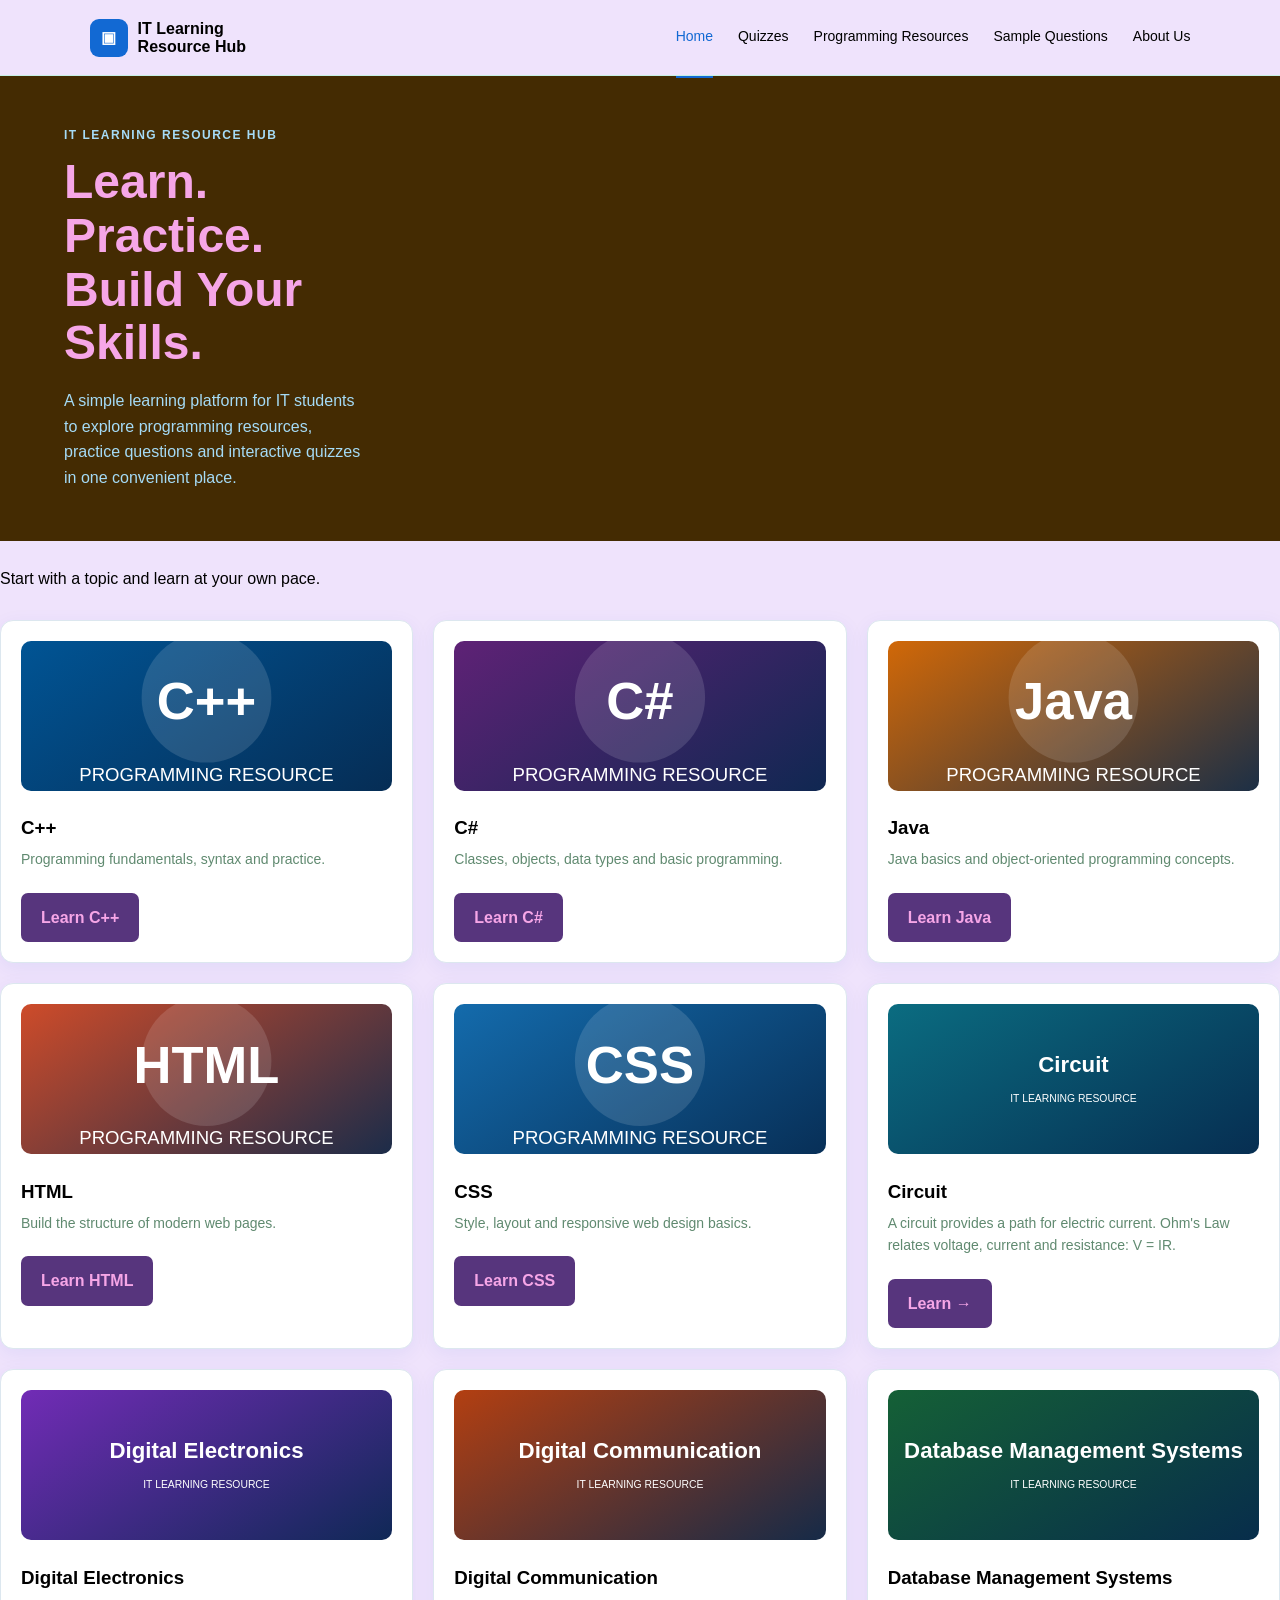
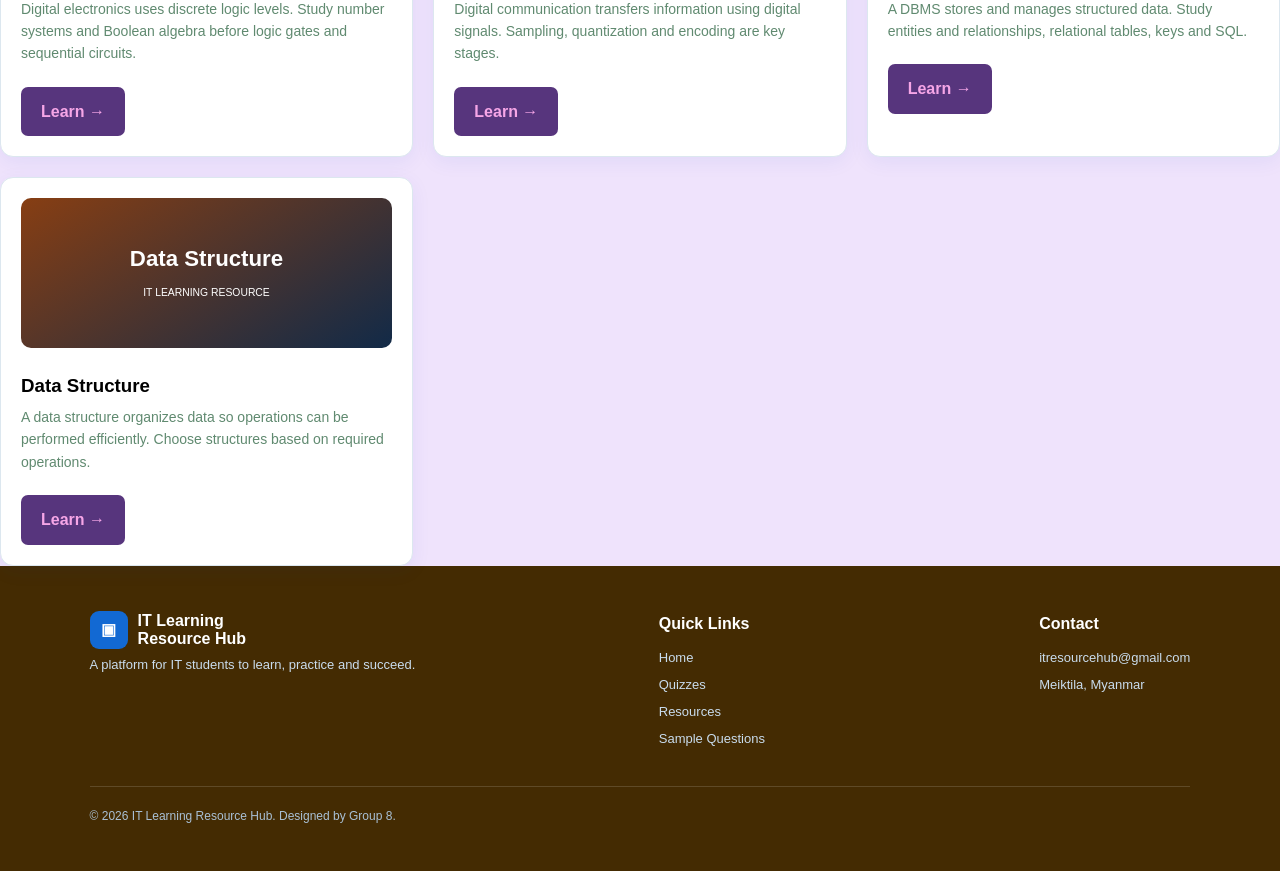
<file: index.html>
<!doctype html>
<html lang="en">

<head>
    <meta charset="UTF-8">
    <meta name="viewport" content="width=device-width,initial-scale=1">
    <title>IT Learning Resource Hub</title>
    <link rel="stylesheet" href="style.css">
</head>

<body>
    <header class="header"><a class="logo" href="index.html"><span class="logo-mark">▣</span><span>IT
                Learning<br>Resource Hub</span></a><button class="hamburger" onclick="toggleNav()">☰</button>
        <nav id="nav"><a class="active" href="index.html">Home</a><a href="quiz.html">Quizzes</a><a
                href="resources.html">Programming Resources</a><a href="questions.html">Sample Questions</a><a
                href="about.html">About Us</a></nav>
    </header>
  <section class="hero">

    <div class="hero-text">
        <div class="eyebrow light">IT LEARNING RESOURCE HUB</div>

        <h1>
            Learn. Practice.<br>
            Build Your Skills.
        </h1>

        <p>
            A simple learning platform for IT students to explore
            programming resources, practice questions and interactive
            quizzes in one convenient place.
        </p>
    </div>

    <video class="side-video" autoplay muted loop playsinline>
        <source src="office365.mp4" type="video/mp4">
    </video>

</section>
        
        <p class="muted"><br>Start with a topic and learn at your own pace.</br></p>
        <div class="grid">
            <div class="card"><img src="cpp.svg" alt="C++">
                <h3>C++</h3>
                <p>Programming fundamentals, syntax and practice.</p><a class="btn" href="resources.html">Learn
                    C++</a>
            </div>
            <div class="card"><img src="csharp.svg" alt="C#">
                <h3>C#</h3>
                <p>Classes, objects, data types and basic programming.</p><a class="btn"
                    href="resources.html">Learn C#</a>
            </div>
            <div class="card"><img src="java.svg" alt="Java">
                <h3>Java</h3>
                <p>Java basics and object-oriented programming concepts.</p><a class="btn"
                    href="resources.html">Learn Java</a>
            </div>
            <div class="card"><img src="html.svg" alt="HTML">
                <h3>HTML</h3>
                <p>Build the structure of modern web pages.</p><a class="btn" href="resources.html">Learn
                    HTML</a>
            </div>
            <div class="card"><img src="css.svg" alt="CSS">
                <h3>CSS</h3>
                <p>Style, layout and responsive web design basics.</p><a class="btn" href="resources.html">Learn
                    CSS</a>
            </div>
          
            <div class="card"><img src="circuit.svg" alt="Circuit">
                <h3>Circuit</h3>
                <p>A circuit provides a path for electric current. Ohm's Law relates voltage, current and resistance: V
                    = IR.</p><a class="btn" href="resources.html">Learn →</a>
            </div>
            <div class="card"><img src="digital-electronics.svg" alt="Digital Electronics">
                <h3>Digital Electronics</h3>
                <p>Digital electronics uses discrete logic levels. Study number systems and Boolean algebra before logic
                    gates and sequential circuits.</p><a class="btn" href="resources.html">Learn
                    →</a>
            </div>
            <div class="card"><img src="digital-communication.svg" alt="Digital Communication">
                <h3>Digital Communication</h3>
                <p>Digital communication transfers information using digital signals. Sampling, quantization and
                    encoding are key stages.</p><a class="btn" href="resources.html">Learn
                    →</a>
            </div>
            <div class="card"><img src="dbms.svg" alt="Database Management Systems">
                <h3>Database Management Systems</h3>
                <p>A DBMS stores and manages structured data. Study entities and relationships, relational tables, keys
                    and SQL.</p><a class="btn" href="resources.html">Learn →</a>
            </div>
            <div class="card"><img src="data-structure.svg" alt="Data Structure">
                <h3>Data Structure</h3>
                <p>A data structure organizes data so operations can be performed efficiently. Choose structures based
                    on required operations.</p><a class="btn" href="resources.html">Learn →</a>
            </div>
        </div>
    </section>
   
    <footer>
        <div>
            <div class="logo"><span class="logo-mark">▣</span><span>IT Learning<br>Resource Hub</span></div>
            <p>A platform for IT students to learn, practice and succeed.</p>
        </div>
        <div>
            <h4>Quick Links</h4><a href="index.html">Home</a><a href="quiz.html">Quizzes</a><a
                href="resources.html">Resources</a><a href="questions.html">Sample Questions</a>
        </div>
      
        
        <div>
            <h4>Contact</h4>
            <p>itresourcehub@gmail.com</p>
            <p>Meiktila, Myanmar</p>
        </div>
        <div class="copyright">© 2026 IT Learning Resource Hub. Designed by Group 8.</div>
    </footer>
    <script src="script.js"></script>
</body>

</html>
</file>
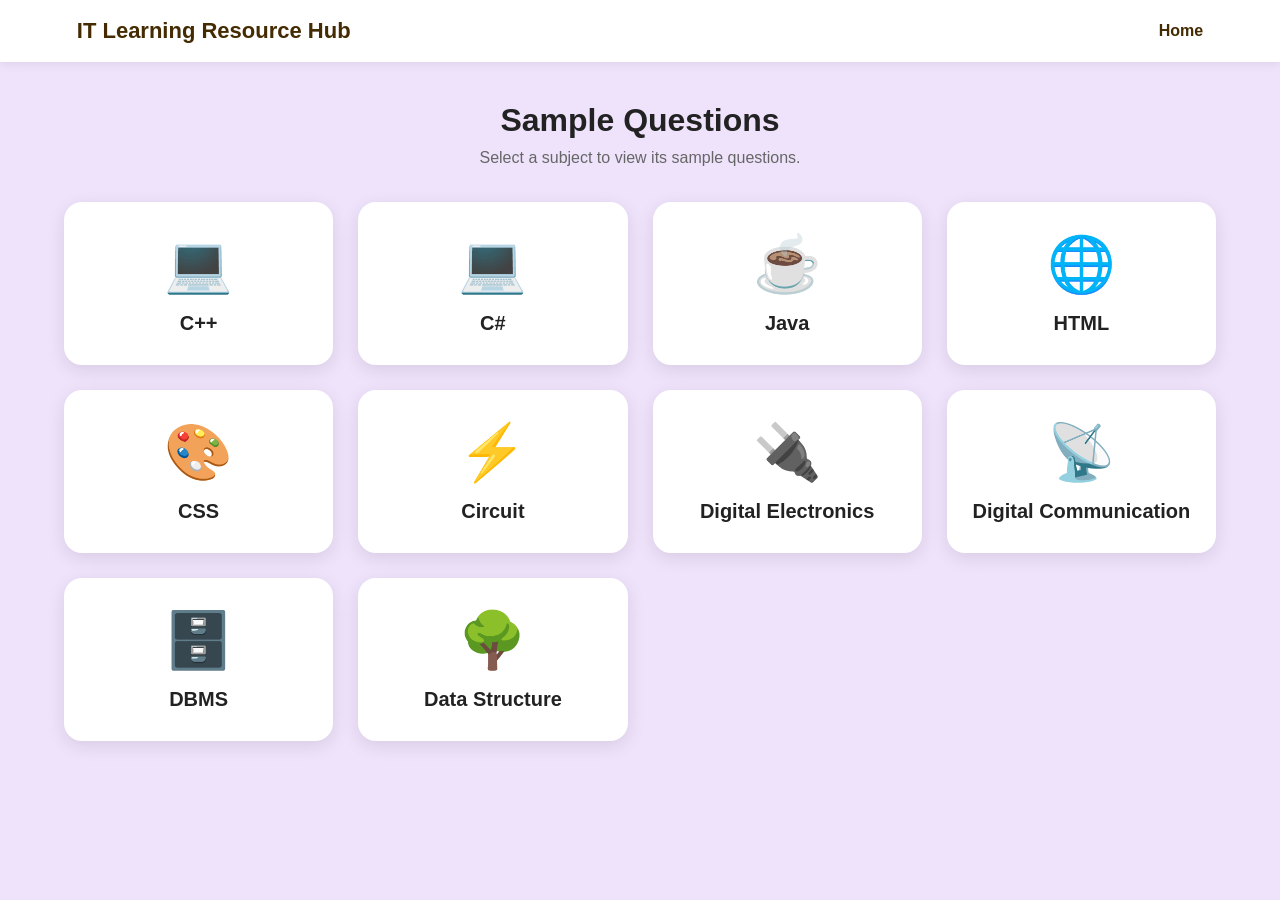
<file: questions.html>
<!DOCTYPE html>
<html lang="en">
<head>
    <meta charset="UTF-8">
    <meta name="viewport" content="width=device-width, initial-scale=1.0">

    <title>Sample Questions - IT Learning Resource Hub</title>

    <style>
        * {
            margin: 0;
            padding: 0;
            box-sizing: border-box;
        }

        body {
            font-family: Arial, sans-serif;
            background: #efe3fc;
            color: #222;
        }

        /* HEADER */
        header {
            background: white;
            padding: 18px 6%;
            display: flex;
            justify-content: space-between;
            align-items: center;
            box-shadow: 0 2px 10px rgba(0, 0, 0, 0.08);
            position: sticky;
            top: 0;
            z-index: 100;
        }

        .logo {
            font-size: 22px;
            font-weight: bold;
            color: #442b02;
        }

        .home-link {
            text-decoration: none;
            color: #442b02;
            font-weight: bold;
        }

        /* MAIN */
        .container {
            width: 90%;
            max-width: 1200px;
            margin: 40px auto;
        }

        .title {
            text-align: center;
            margin-bottom: 35px;
        }

        .title h1 {
            font-size: 32px;
            margin-bottom: 10px;
        }

        .title p {
            color: #666;
        }

        /* SUBJECT GRID */
        .subject-grid {
            display: grid;
            grid-template-columns: repeat(4, 1fr);
            gap: 25px;
        }

        .subject-card {
            background: white;
            border-radius: 18px;
            padding: 30px 20px;
            text-align: center;
            cursor: pointer;
            box-shadow: 0 5px 18px rgba(0, 0, 0, 0.1);
            transition: 0.3s;
        }

        .subject-card:hover {
            transform: translateY(-6px);
        }

        .subject-icon {
            font-size: 55px;
            margin-bottom: 15px;
        }

        .subject-card h2 {
            font-size: 20px;
        }

        /* QUESTION PAGE */
        .question-page {
            display: none;
        }

        .question-page.active {
            display: block;
        }

        .back-button {
            display: inline-block;
            background: #57357d;
            color: #f6a6e7;
            padding: 12px 20px;
            border-radius: 8px;
            text-decoration: none;
            cursor: pointer;
            margin-bottom: 25px;
        }

        .subject-title {
            text-align: center;
            margin-bottom: 30px;
        }

        .subject-title h1 {
            font-size: 30px;
            margin-bottom: 8px;
        }

        .subject-title p {
            color: #666;
        }

        /* QUESTION CARD */
        .question-card {
            background: white;
            border-radius: 15px;
            padding: 25px;
            margin-bottom: 25px;
            box-shadow: 0 4px 15px rgba(0, 0, 0, 0.08);
        }

        .question-number {
            color: #2563eb;
            font-weight: bold;
            margin-bottom: 12px;
        }

        .question-text {
            font-size: 18px;
            font-weight: bold;
            margin-bottom: 18px;
        }

        /* CODE */
        .code-title {
            font-size: 14px;
            font-weight: bold;
            margin-bottom: 8px;
        }

        pre {
            background: #1e293b;
            color: #f8fafc;
            padding: 18px;
            border-radius: 10px;
            overflow-x: auto;
            margin-bottom: 18px;
            line-height: 1.5;
        }

        code {
            font-family: Consolas, monospace;
            font-size: 14px;
        }

        /* ANSWER */
        .answer {
            background: #ecfdf5;
            border-left: 5px solid #16a34a;
            padding: 15px;
            border-radius: 8px;
        }

        .answer strong {
            color: #15803d;
        }

        /* END BUTTON */
        .end-button {
            text-align: center;
            margin: 35px 0;
        }

        /* MOBILE */
        @media (max-width: 900px) {
            .subject-grid {
                grid-template-columns: repeat(2, 1fr);
            }
        }

        @media (max-width: 600px) {
            header {
                padding: 15px 5%;
            }

            .logo {
                font-size: 18px;
            }

            .container {
                width: 92%;
                margin: 25px auto;
            }

            .title h1 {
                font-size: 27px;
            }

            .subject-grid {
                grid-template-columns: 1fr;
            }

            .subject-card {
                padding: 25px;
            }

            .question-card {
                padding: 18px;
            }

            .question-text {
                font-size: 16px;
            }

            pre {
                font-size: 12px;
            }
        }
    </style>
</head>

<body>

<header>

    <div class="logo">
        IT Learning Resource Hub
    </div>

    <a href="index.html" class="home-link">
        Home
    </a>

</header>


<!-- =====================================================
     SAMPLE QUESTION HOME
===================================================== -->

<div id="sampleHome" class="container">

    <div class="title">
        <h1>Sample Questions</h1>
        <p>Select a subject to view its sample questions.</p>
    </div>

    <div class="subject-grid">

        <div class="subject-card" onclick="openSubject('cpp')">
            <div class="subject-icon">💻</div>
            <h2>C++</h2>
        </div>

        <div class="subject-card" onclick="openSubject('csharp')">
            <div class="subject-icon">💻</div>
            <h2>C#</h2>
        </div>

        <div class="subject-card" onclick="openSubject('java')">
            <div class="subject-icon">☕</div>
            <h2>Java</h2>
        </div>

        <div class="subject-card" onclick="openSubject('html')">
            <div class="subject-icon">🌐</div>
            <h2>HTML</h2>
        </div>

        <div class="subject-card" onclick="openSubject('css')">
            <div class="subject-icon">🎨</div>
            <h2>CSS</h2>
        </div>

        <div class="subject-card" onclick="openSubject('circuit')">
            <div class="subject-icon">⚡</div>
            <h2>Circuit</h2>
        </div>

        <div class="subject-card" onclick="openSubject('electronics')">
            <div class="subject-icon">🔌</div>
            <h2>Digital Electronics</h2>
        </div>

        <div class="subject-card" onclick="openSubject('communication')">
            <div class="subject-icon">📡</div>
            <h2>Digital Communication</h2>
        </div>

        <div class="subject-card" onclick="openSubject('dbms')">
            <div class="subject-icon">🗄️</div>
            <h2>DBMS</h2>
        </div>

        <div class="subject-card" onclick="openSubject('datastructure')">
            <div class="subject-icon">🌳</div>
            <h2>Data Structure</h2>
        </div>

    </div>

</div>


<!-- =====================================================
     C++
===================================================== -->

<div id="cpp" class="question-page container">

    

    <div class="subject-title">
        <h1>C++ Sample Questions</h1>
        <p>10 sample questions with answers</p>
    </div>

    <div id="cppQuestions"></div>

</div>


<!-- =====================================================
     C#
===================================================== -->

<div id="csharp" class="question-page container">

    

    <div class="subject-title">
        <h1>C# Sample Questions</h1>
        <p>10 sample questions with answers</p>
    </div>

    <div id="csharpQuestions"></div>

</div>


<!-- =====================================================
     JAVA
===================================================== -->

<div id="java" class="question-page container">

    
    <div class="subject-title">
        <h1>Java Sample Questions</h1>
        <p>10 sample questions with answers</p>
    </div>

    <div id="javaQuestions"></div>

</div>


<!-- =====================================================
     HTML
===================================================== -->

<div id="html" class="question-page container">

   

    <div class="subject-title">
        <h1>HTML Sample Questions</h1>
        <p>10 sample questions with answers</p>
    </div>

    <div id="htmlQuestions"></div>

</div>


<!-- =====================================================
     CSS
===================================================== -->

<div id="css" class="question-page container">

   

    <div class="subject-title">
        <h1>CSS Sample Questions</h1>
        <p>10 sample questions with answers</p>
    </div>

    <div id="cssQuestions"></div>

</div>


<!-- =====================================================
     CIRCUIT
===================================================== -->

<div id="circuit" class="question-page container">

    

    <div class="subject-title">
        <h1>Circuit Sample Questions</h1>
        <p>10 sample questions with answers</p>
    </div>

    <div id="circuitQuestions"></div>

</div>


<!-- =====================================================
     DIGITAL ELECTRONICS
===================================================== -->

<div id="electronics" class="question-page container">

    

    <div class="subject-title">
        <h1>Digital Electronics Sample Questions</h1>
        <p>10 sample questions with answers</p>
    </div>

    <div id="electronicsQuestions"></div>

</div>


<!-- =====================================================
     DIGITAL COMMUNICATION
===================================================== -->

<div id="communication" class="question-page container">

    

    <div class="subject-title">
        <h1>Digital Communication Sample Questions</h1>
        <p>10 sample questions with answers</p>
    </div>

    <div id="communicationQuestions"></div>

</div>


<!-- =====================================================
     DBMS
===================================================== -->

<div id="dbms" class="question-page container">

    

    <div class="subject-title">
        <h1>DBMS Sample Questions</h1>
        <p>10 sample questions with answers</p>
    </div>

    <div id="dbmsQuestions"></div>

</div>


<!-- =====================================================
     DATA STRUCTURE
===================================================== -->

<div id="datastructure" class="question-page container">

    

    <div class="subject-title">
        <h1>Data Structure Sample Questions</h1>
        <p>10 sample questions with answers</p>
    </div>

    <div id="datastructureQuestions"></div>

</div>


<script>

/* =====================================================
   QUESTION DATA
===================================================== */

const questions = {

    cpp: [
        {
            question: "What will this C++ program print?",
            code:
`#include <iostream>
using namespace std;

int main() {
    cout << "Hello";
}`,
            answer: "Hello"
        },

        {
            question: "What is the value of x?",
            code:
`int x = 10;
int y = 5;

int z = x + y;

cout << z;`,
            answer: "15"
        },

        {
            question: "What will be printed?",
            code:
`int x = 10;

if (x > 5)
    cout << "Yes";
else
    cout << "No";`,
            answer: "Yes"
        },

        {
            question: "What is the output?",
            code:
`for (int i = 1; i <= 3; i++)
{
    cout << i;
}`,
            answer: "123"
        },

        {
            question: "What is the output?",
            code:
`int a = 5;
int b = 2;

cout << a * b;`,
            answer: "10"
        },

        {
            question: "What is the value returned by the function?",
            code:
`int add(int a, int b)
{
    return a + b;
}

cout << add(3, 4);`,
            answer: "7"
        },

        {
            question: "What is the first element of the array?",
            code:
`int numbers[3] = {
    10, 20, 30
};

cout << numbers[0];`,
            answer: "10"
        },

        {
            question: "What is the output?",
            code:
`int x = 5;

x++;

cout << x;`,
            answer: "6"
        },

        {
            question: "What is the output?",
            code:
`string name = "John";

cout << name;`,
            answer: "John"
        },

        {
            question: "Which keyword is used to create a class?",
            code:
`class Student
{
public:
    string name;
};`,
            answer: "class"
        }
    ],


    csharp: [
        {
            question: "What will this C# program print?",
            code:
`using System;

class Program {
    static void Main() {
        Console.WriteLine("Hello");
    }
}`,
            answer: "Hello"
        },

        {
            question: "What is the output?",
            code:
`int x = 10;
int y = 5;

Console.WriteLine(x + y);`,
            answer: "15"
        },

        {
            question: "What is printed?",
            code:
`int x = 10;

if (x > 5)
    Console.WriteLine("Yes");`,
            answer: "Yes"
        },

        {
            question: "What is the output?",
            code:
`for (int i = 1; i <= 3; i++)
{
    Console.Write(i);
}`,
            answer: "123"
        },

        {
            question: "What is the value of result?",
            code:
`int a = 4;
int b = 3;

int result = a * b;

Console.WriteLine(result);`,
            answer: "12"
        },

        {
            question: "What does this method return?",
            code:
`static int Add(int a, int b)
{
    return a + b;
}

Console.WriteLine(Add(2, 5));`,
            answer: "7"
        },

        {
            question: "What is the first array element?",
            code:
`int[] nums = {
    10, 20, 30
};

Console.WriteLine(nums[0]);`,
            answer: "10"
        },

        {
            question: "What is the output?",
            code:
`string name = "Alice";

Console.WriteLine(name);`,
            answer: "Alice"
        },

        {
            question: "What is the output?",
            code:
`int x = 5;

x++;

Console.WriteLine(x);`,
            answer: "6"
        },

        {
            question: "Which keyword creates a class?",
            code:
`class Student
{
    public string Name;
}`,
            answer: "class"
        }
    ],


    java: [
        {
            question: "What will this Java program print?",
            code:
`public class Main {
    public static void main(String[] args) {
        System.out.println("Hello");
    }
}`,
            answer: "Hello"
        },

        {
            question: "What is the output?",
            code:
`int x = 10;
int y = 5;

System.out.println(x + y);`,
            answer: "15"
        },

        {
            question: "What is printed?",
            code:
`int x = 10;

if (x > 5)
    System.out.println("Yes");`,
            answer: "Yes"
        },

        {
            question: "What is the output?",
            code:
`for (int i = 1; i <= 3; i++)
{
    System.out.print(i);
}`,
            answer: "123"
        },

        {
            question: "What is the result?",
            code:
`int a = 4;
int b = 2;

System.out.println(a * b);`,
            answer: "8"
        },

        {
            question: "What does this method return?",
            code:
`static int add(int a, int b)
{
    return a + b;
}

System.out.println(add(3, 4));`,
            answer: "7"
        },

        {
            question: "What is the first array element?",
            code:
`int[] numbers = {
    10, 20, 30
};

System.out.println(numbers[0]);`,
            answer: "10"
        },

        {
            question: "What is the output?",
            code:
`String name = "Java";

System.out.println(name);`,
            answer: "Java"
        },

        {
            question: "What is the output?",
            code:
`int x = 5;

x++;

System.out.println(x);`,
            answer: "6"
        },

        {
            question: "Which keyword is used to create a class?",
            code:
`class Student
{
    String name;
}`,
            answer: "class"
        }
    ],


    html: [
        {
            question: "What text will this HTML display?",
            code:
`<h1>
    Hello World
</h1>`,
            answer: "Hello World"
        },

        {
            question: "Which tag creates a paragraph?",
            code:
`<p>
    This is a paragraph.
</p>`,
            answer: "<p>"
        },

        {
            question: "Which tag creates a link?",
            code:
`<a href="page.html">
    Click Here
</a>`,
            answer: "<a>"
        },

        {
            question: "Which tag displays an image?",
            code:
`<img
    src="photo.jpg"
    alt="Photo"
>`,
            answer: "<img>"
        },

        {
            question: "Which tag creates an unordered list?",
            code:
`<ul>
    <li>Apple</li>
    <li>Orange</li>
</ul>`,
            answer: "<ul>"
        },

        {
            question: "Which tag creates a button?",
            code:
`<button>
    Submit
</button>`,
            answer: "<button>"
        },

        {
            question: "Which tag creates a text input?",
            code:
`<input
    type="text"
    placeholder="Name"
>`,
            answer: "<input>"
        },

        {
            question: "Which tag creates a table?",
            code:
`<table>
    <tr>
        <td>Name</td>
    </tr>
</table>`,
            answer: "<table>"
        },

        {
            question: "Which tag is used for a form?",
            code:
`<form>
    <input type="text">
    <button>Send</button>
</form>`,
            answer: "<form>"
        },

        {
            question: "Which tag is used to connect CSS?",
            code:
`<head>
    <link
        rel="stylesheet"
        href="style.css"
    >
</head>`,
            answer: "<link>"
        }
    ],


    css: [
        {
            question: "Which property changes text color?",
            code:
`p {
    color: red;
}`,
            answer: "color"
        },

        {
            question: "Which property changes background color?",
            code:
`body {
    background-color: blue;
}`,
            answer: "background-color"
        },

        {
            question: "Which property changes font size?",
            code:
`h1 {
    font-size: 30px;
}`,
            answer: "font-size"
        },

        {
            question: "Which property makes text bold?",
            code:
`p {
    font-weight: bold;
}`,
            answer: "font-weight"
        },

        {
            question: "Which property adds space inside an element?",
            code:
`.box {
    padding: 20px;
}`,
            answer: "padding"
        },

        {
            question: "Which property adds space outside an element?",
            code:
`.box {
    margin: 20px;
}`,
            answer: "margin"
        },

        {
            question: "Which property changes element width?",
            code:
`.box {
    width: 300px;
}`,
            answer: "width"
        },

        {
            question: "Which property changes element height?",
            code:
`.box {
    height: 200px;
}`,
            answer: "height"
        },

        {
            question: "Which property rounds corners?",
            code:
`.box {
    border-radius: 10px;
}`,
            answer: "border-radius"
        },

        {
            question: "Which property changes text alignment?",
            code:
`h1 {
    text-align: center;
}`,
            answer: "text-align"
        }
    ],


    circuit: [
        {
            question: "What is the total resistance in a series circuit?",
            code:
`R1 = 10Ω
R2 = 20Ω

Rtotal = R1 + R2`,
            answer: "30Ω"
        },

        {
            question: "What is the current using Ohm's Law?",
            code:
`V = 10V
R = 5Ω

I = V / R`,
            answer: "2A"
        },

        {
            question: "What is the voltage?",
            code:
`I = 2A
R = 5Ω

V = I × R`,
            answer: "10V"
        },

        {
            question: "What is the power?",
            code:
`V = 10V
I = 2A

P = V × I`,
            answer: "20W"
        },

        {
            question: "What happens when a switch is open?",
            code:
`Battery
   |
 Switch
   |
 Lamp`,
            answer: "No current flows."
        },

        {
            question: "What happens in a short circuit?",
            code:
`V = 10V
R ≈ 0Ω

I = V / R`,
            answer: "Very large current flows."
        },

        {
            question: "What is a resistor used for?",
            code:
`Voltage
   |
Resistor
   |
Ground`,
            answer: "To limit current."
        },

        {
            question: "What does a capacitor store?",
            code:
`   + |
 ┌───┐
 │ C │
 └───┘`,
            answer: "Electrical charge."
        },

        {
            question: "What does a battery provide?",
            code:
`+ | | -
  Battery
    |
  Circuit`,
            answer: "Electrical energy."
        },

        {
            question: "What instrument measures voltage?",
            code:
`+ ────( V )──── +
       Meter`,
            answer: "Voltmeter."
        }
    ],


    electronics: [
        {
            question: "What is the output of an AND gate when both inputs are 1?",
            code:
`A = 1
B = 1

Y = A AND B`,
            answer: "1"
        },

        {
            question: "What is the output of an AND gate?",
            code:
`A = 1
B = 0

Y = A AND B`,
            answer: "0"
        },

        {
            question: "What is the output of an OR gate?",
            code:
`A = 1
B = 0

Y = A OR B`,
            answer: "1"
        },

        {
            question: "What is the output of a NOT gate?",
            code:
`A = 1

Y = NOT A`,
            answer: "0"
        },

        {
            question: "What is the output of a NAND gate for 1 and 1?",
            code:
`A = 1
B = 1

Y = NAND(A,B)`,
            answer: "0"
        },

        {
            question: "What is the output of a NOR gate for 0 and 0?",
            code:
`A = 0
B = 0

Y = NOR(A,B)`,
            answer: "1"
        },

        {
            question: "How many inputs does a NOT gate normally have?",
            code:
`Input
  |
 NOT
  |
Output`,
            answer: "1 input"
        },

        {
            question: "How many outputs does a basic logic gate have?",
            code:
`A ──┐
    Gate ── Y
B ──┘`,
            answer: "1 output"
        },

        {
            question: "What does a flip-flop store?",
            code:
`Input
  |
Flip-Flop
  |
Output`,
            answer: "1 bit"
        },

        {
            question: "What number system is commonly used in digital electronics?",
            code:
`Digital
Signals

0 or 1`,
            answer: "Binary"
        }
    ],


    communication: [
        {
            question: "What is digital communication?",
          code:
`Data
 ↓
Encoder
 ↓
Channel
 ↓
Decoder`,


            answer: "Digital communication is the exchange of information using digital devices and communication technologies."

        },

        {
            question: "What is a transmitter used for?",
            code:
`Message
   ↓
Transmitter
   ↓
Signal`,
            answer: "A transmitter is used to send a signal."
        },

        {
            question: "What is a receiver used for?",
             code:
`Signal
   ↓
Receiver
   ↓
Message`,

            answer: "A receiver is used to receive the signal."
        },

        {
            question: "What is modulation?",
             code:
`Message
   +
Carrier
   ↓
Modulated
Signal`,

            answer: " Modulator is changing a carrier signal to carry information."
        },

        {
            question: "What is demodulation?",
            code:
`Received
Signal
   ↓
Demodulator
   ↓
Message`,

            answer: "Demodulation is recovering information from a modulated signal."
        },

        {
            question: "What is noise?",
             code:
`Signal ────────>
       +
     Noise`,

            answer: "Noise is unwanted interference in a signal."
        },

        {
            question: "What is a digital signal?",
             code:
`Signal

1 ────
      ┐
0     └────`,

            answer: "A  digital signal represented by discrete values."
        },

        {
            question: "What does a communication channel do?",
           code:
`Sender
  ↓
Channel
  ↓
Receiver`,

            answer: " A communication channel carries information from sender to receiver."
        },

        {
            question: "What is bandwidth?",
            code:
`Frequency
 |---------|
     BW`,

            answer: "Bandwidth is the range of frequencies used by a signal."
        },

        {
            question: "What is a bit?",
            code:
`Digital Data:

0 or 1`,

            answer: "A bit is the smallest unit of digital data."
        }
    ],


    dbms: [
        {
            question: "What SQL command creates a table?",
            code:
`CREATE TABLE Student (
    id INT,
    name VARCHAR(50)
);`,
            answer: "CREATE TABLE"
        },

        {
            question: "What SQL command inserts data?",
            code:
`INSERT INTO Student
VALUES (1, 'John');`,
            answer: "INSERT INTO"
        },

        {
            question: "What SQL command retrieves data?",
            code:
`SELECT *
FROM Student;`,
            answer: "SELECT"
        },

        {
            question: "What clause filters records?",
            code:
`SELECT *
FROM Student
WHERE id = 1;`,
            answer: "WHERE"
        },

        {
            question: "What command changes existing data?",
            code:
`UPDATE Student
SET name = 'Mary'
WHERE id = 1;`,
            answer: "UPDATE"
        },

        {
            question: "What command removes records?",
            code:
`DELETE FROM Student
WHERE id = 1;`,
            answer: "DELETE"
        },

        {
            question: "What function calculates an average?",
            code:
`SELECT AVG(mark)
FROM Student;`,
            answer: "AVG()"
        },

        {
            question: "What function counts records?",
            code:
`SELECT COUNT(*)
FROM Student;`,
            answer: "COUNT()"
        },

        {
            question: "Which clause sorts results?",
            code:
`SELECT *
FROM Student
ORDER BY name;`,
            answer: "ORDER BY"
        },

        {
            question: "Which operator searches for a pattern?",
            code:
`SELECT *
FROM Student
WHERE name LIKE 'A%';`,
            answer: "LIKE"
        }
    ],


    datastructure: [
        {
            question: "Which data structure follows LIFO?",
            code:
`push(10);
push(20);

pop();`,
            answer: "Stack"
        },

        {
            question: "Which data structure follows FIFO?",
            code:
`enqueue(10);
enqueue(20);

dequeue();`,
            answer: "Queue"
        },

        {
            question: "What is the first index of an array?",
            code:
`int a[3] = {
    10, 20, 30
};

a[0];`,
            answer: "0"
        },

        {
            question: "Which data structure uses nodes and links?",
            code:
`Node
 ↓
Node
 ↓
Node`,
            answer: "Linked List"
        },

        {
            question: "Which algorithm searches one item at a time?",
            code:
`for each item
    compare item
    with target`,
            answer: "Linear Search"
        },

        {
            question: "Which sorting algorithm repeatedly swaps adjacent elements?",
            code:
`compare A[i]
and A[i+1]

swap if needed`,
            answer: "Bubble Sort"
        },

        {
            question: "What does push do in a stack?",
            code:
`Stack:
10
20

push(30);`,
            answer: "Adds an element to the top."
        },

        {
            question: "What does pop do in a stack?",
            code:
`Stack:
10
20
30

pop();`,
            answer: "Removes the top element."
        },

        {
            question: "What does enqueue do?",
            code:
`Queue:
10 → 20

enqueue(30);`,
            answer: "Adds an element to the queue."
        },

        {
            question: "What does dequeue do?",
            code:
`Queue:
10 → 20 → 30

dequeue();`,
            answer: "Removes the front element."
        }
    ]

};


/* =====================================================
   OPEN SUBJECT
===================================================== */

function openSubject(subject) {

    // Hide home
    document.getElementById("sampleHome").style.display = "none";

    // Hide all question pages
    const pages = document.querySelectorAll(".question-page");

    pages.forEach(function(page) {
        page.classList.remove("active");
    });

    // Show selected subject
    document.getElementById(subject).classList.add("active");

    // Create questions
    createQuestions(subject);

    // Scroll to top
    window.scrollTo(0, 0);
}


/* =====================================================
   CREATE QUESTIONS
===================================================== */

function createQuestions(subject) {

    const container =
        document.getElementById(subject + "Questions");

    container.innerHTML = "";

    const subjectQuestions = questions[subject];

    subjectQuestions.forEach(function(item, index) {

        const card = document.createElement("div");

        card.className = "question-card";

        card.innerHTML = `
            <div class="question-number">
                Question ${index + 1}
            </div>

            <div class="question-text">
                ${item.question}
            </div>

            <div class="code-title">
                Code:
            </div>

            <pre><code>${escapeHTML(item.code)}</code></pre>

            <div class="answer">
                <strong>Answer:</strong>
                ${escapeHTML(item.answer)}
            </div>
        `;

        container.appendChild(card);
    });

    // Add Back button after all questions
    const end = document.createElement("div");

    end.className = "end-button";

    end.innerHTML = `
        <a class="back-button" onclick="backToSubjects()">
            ← Back to Sample Questions
        </a>
    `;

    container.appendChild(end);
}


/* =====================================================
   ESCAPE HTML
===================================================== */

function escapeHTML(text) {

    return text
        .replace(/&/g, "&amp;")
        .replace(/</g, "&lt;")
        .replace(/>/g, "&gt;")
        .replace(/"/g, "&quot;")
        .replace(/'/g, "&#039;");
}


/* =====================================================
   BACK TO SAMPLE QUESTIONS
===================================================== */

function backToSubjects() {

    // Hide all question pages
    const pages = document.querySelectorAll(".question-page");

    pages.forEach(function(page) {
        page.classList.remove("active");
    });

    // Show sample question home
    document.getElementById("sampleHome").style.display = "block";

    // Scroll to top
    window.scrollTo(0, 0);
}

</script>

</body>
</html>
</file>
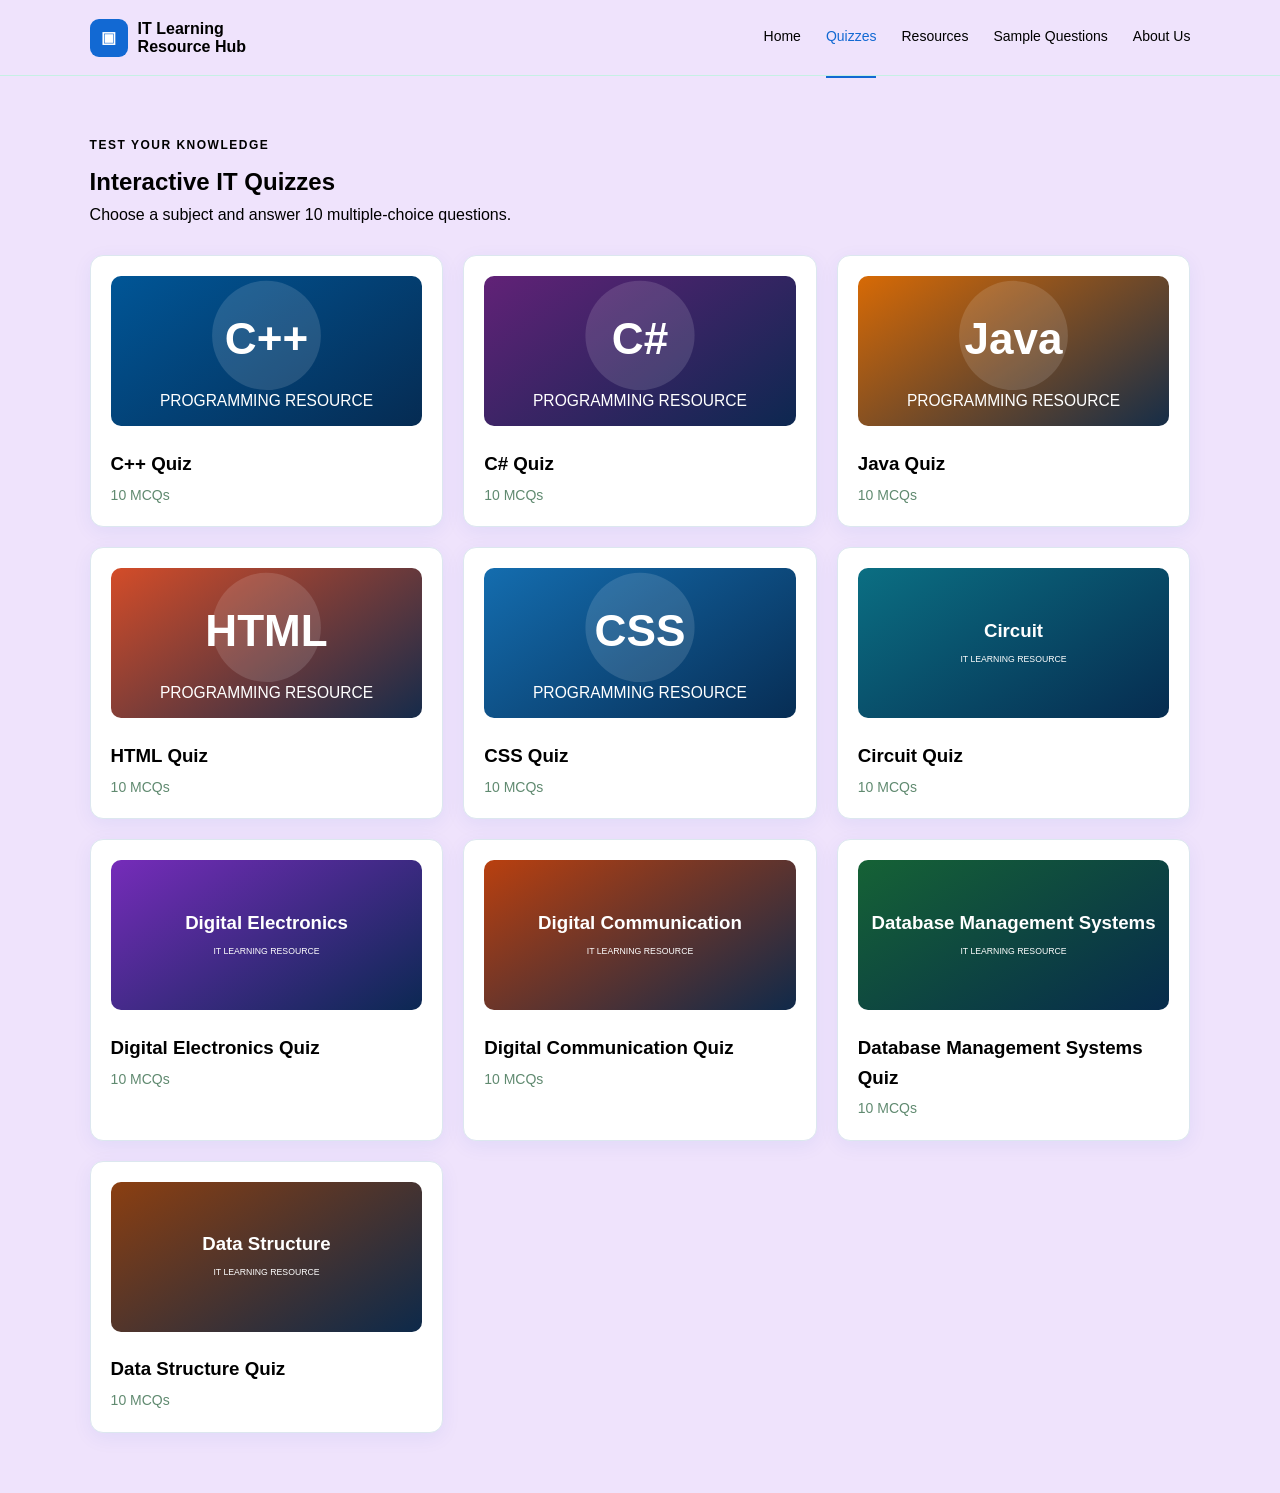
<file: quiz.html>
<!doctype html>
<html lang="en">

<head>
    <meta charset="UTF-8">
    <meta name="viewport" content="width=device-width,initial-scale=1">
    <title>Quizzes | IT Learning Resource Hub</title>
    <link rel="stylesheet" href="style.css">
</head>

<body>
    <header class="header"><a class="logo" href="index.html"><span class="logo-mark">▣</span><span>IT
                Learning<br>Resource Hub</span></a><button class="hamburger" onclick="toggleNav()">☰</button>
        <nav id="nav"><a href="index.html">Home</a><a class="active" href="quiz.html">Quizzes</a><a
                href="resources.html">Resources</a><a href="questions.html">Sample Questions</a><a
                href="about.html">About Us</a></nav>
    </header>
    <section class="section">
        <div class="eyebrow">TEST YOUR KNOWLEDGE</div>
        <h1>Interactive IT Quizzes</h1>
        <p class="muted">Choose a subject and answer 10 multiple-choice questions.</p>
        <div id="categories" class="grid">
            <div class="card" onclick="start('cpp')"><img src="cpp.svg" alt="C++">
                <h3>C++ Quiz</h3>
                <p>10 MCQs</p>
            </div>
            <div class="card" onclick="start('csharp')"><img src="csharp.svg" alt="C#">
                <h3>C# Quiz</h3>
                <p>10 MCQs</p>
            </div>
            <div class="card" onclick="start('java')"><img src="java.svg" alt="Java">
                <h3>Java Quiz</h3>
                <p>10 MCQs</p>
            </div>
            <div class="card" onclick="start('html')"><img src="html.svg" alt="HTML">
                <h3>HTML Quiz</h3>
                <p>10 MCQs</p>
            </div>
            <div class="card" onclick="start('css')"><img src="css.svg" alt="CSS">
                <h3>CSS Quiz</h3>
                <p>10 MCQs</p>
            </div>
            <div class="card" onclick="start('circuit')"><img src="circuit.svg" alt="Circuit">
                <h3>Circuit Quiz</h3>
                <p>10 MCQs</p>
            </div>
            <div class="card" onclick="start('digital-electronics')"><img src="digital-electronics.svg"
                    alt="Digital Electronics">
                <h3>Digital Electronics Quiz</h3>
                <p>10 MCQs</p>
            </div>
            <div class="card" onclick="start('digital-communication')"><img src="digital-communication.svg"
                    alt="Digital Communication">
                <h3>Digital Communication Quiz</h3>
                <p>10 MCQs</p>
            </div>
            <div class="card" onclick="start('dbms')"><img src="dbms.svg" alt="Database Management Systems">
                <h3>Database Management Systems Quiz</h3>
                <p>10 MCQs</p>
            </div>
            <div class="card" onclick="start('data-structure')"><img src="data-structure.svg"
                    alt="Data Structure">
                <h3>Data Structure Quiz</h3>
                <p>10 MCQs</p>
            </div>
        </div>
        <div id="quiz" class="card" style="display:none;max-width:800px;margin:30px auto">
            <p id="count"></p>
            <h2 id="q" style="margin:15px 0"></h2>
            <div id="opts"></div><button id="next" class="btn" style="display:none" onclick="next()">Next →</button>
        </div>
        <div id="result" class="card" style="display:none;max-width:650px;margin:30px auto;text-align:center"><img
                src="quiz-illustration.svg" alt="Quiz result">
            <h2 id="score"></h2>
            <p id="msg" class="muted"></p><button class="btn" onclick="location.reload()">Try Again</button>
        </div>
    </section>
    
    <script src="script.js"></script>
    <script>const data = { "cpp": [["Which operator is used to access a member of an object in C++?", ["->", ".", "::", "&"], 1], ["Which keyword is used to define a constant?", ["var", "const", "static", "fixed"], 1], ["Which data type stores a single character?", ["string", "char", "text", "byte"], 1], ["Which operator is the scope resolution operator?", [".", "->", "::", ":"], 2], ["Which container stores elements in a dynamic sequence?", ["vector", "tuple", "scope", "pointer"], 0], ["Which keyword is used for inheritance?", ["extends", ":", "inherits", "base"], 1], ["What does & mean when used in a reference declaration?", ["Address/reference", "Logical AND", "Bit shift", "Pointer delete"], 0], ["Which function is called automatically when an object is created?", ["Destructor", "Constructor", "Main", "Operator"], 1], ["Which keyword releases dynamically allocated memory?", ["free", "delete", "remove", "clear"], 1], ["Which loop checks its condition before each iteration?", ["do-while", "while", "repeat", "foreach"], 1]], "csharp": [["Which platform is C# commonly associated with?", [".NET", "JVM", "Node.js", "Django"], 0], ["Which keyword declares a class?", ["type", "class", "struct", "object"], 1], ["Which type represents true or false?", ["bit", "bool", "logical", "binary"], 1], ["Which keyword creates an object?", ["make", "new", "create", "object"], 1], ["Which method is normally the entry point of a console app?", ["Start()", "Main()", "Run()", "Begin()"], 1], ["Which symbol ends most C# statements?", [":", ";", ".", ""], 1], ["Which keyword is used for inheritance from a base class?", ["extends", ":", "inherits", "using"], 1], ["Which collection is commonly used for a resizable list?", ["List<T>", "ArrayOnly", "QueueOnly", "Record"], 0], ["Which keyword handles an exception block?", ["catch", "except", "error", "handle"], 0], ["Which access modifier makes a member accessible from anywhere?", ["private", "protected", "public", "internal"], 2]], "java": [["Which keyword creates an object in Java?", ["create", "new", "object", "make"], 1], ["What is the standard Java entry method?", ["main()", "start()", "run()", "begin()"], 0], ["Which keyword defines a class?", ["class", "define", "type", "object"], 0], ["Which type stores whole numbers?", ["String", "double", "int", "boolean"], 2], ["Which statement prints a line?", ["Console.WriteLine()", "System.out.println()", "print.line()", "echo()"], 1], ["Which keyword prevents a variable from being reassigned?", ["constant", "final", "fixed", "static"], 1], ["Which keyword is used for inheritance?", ["extends", "inherits", ":", "superclass"], 0], ["Which interface is the root of the Java class hierarchy?", ["Main", "Object", "Base", "Root"], 1], ["Which block handles exceptions?", ["catch", "except", "error", "rescue"], 0], ["Which keyword refers to the current object?", ["self", "this", "current", "me"], 1]], "html": [["Which tag creates the largest heading?", ["<h1>", "<h6>", "<head>", "<title>"], 0], ["Which tag creates a hyperlink?", ["<link>", "<a>", "<href>", "<url>"], 1], ["Which tag defines a paragraph?", ["<p>", "<para>", "<text>", "<paragraph>"], 0], ["Which element embeds an image?", ["<image>", "<img>", "<src>", "<picture>"], 1], ["Which attribute provides alternative text for an image?", ["title", "alt", "src", "text"], 1], ["Which tag creates an unordered list?", ["<ol>", "<ul>", "<li>", "<list>"], 1], ["Which element contains metadata and links to stylesheets?", ["<body>", "<main>", "<head>", "<meta>"], 2], ["Which input type creates a password field?", ["text", "hidden", "password", "secure"], 2], ["Which semantic element represents navigation links?", ["<nav>", "<navigate>", "<links>", "<menu-nav>"], 0], ["Which declaration defines the document as HTML5?", ["<html5>", "<!DOCTYPE html>", "<!HTML5>", "<doctype>"], 1]], "css": [["What does CSS stand for?", ["Cascading Style Sheets", "Computer Style System", "Creative Style Syntax", "Colorful Style Sheets"], 0], ["Which property changes text color?", ["font-color", "color", "text-color", "foreground"], 1], ["Which property changes background color?", ["background-color", "bg-color", "back-color", "background"], 0], ["Which property changes text size?", ["text-size", "font-size", "size", "font-scale"], 1], ["Which value enables Flexbox?", ["display:flex", "position:flex", "layout:flex", "flex:display"], 0], ["Which selector targets an element by id?", [".name", "#name", "*name", "@name"], 1], ["Which selector targets a class?", ["#card", ".card", "card", "@card"], 1], ["Which property controls space inside an element?", ["margin", "padding", "gap-out", "border-space"], 1], ["Which property controls space outside an element?", ["padding", "margin", "inside", "spacing"], 1], ["Which rule is used for responsive breakpoints?", ["@media", "@screen", "@responsive", "@breakpoint"], 0]], "circuit": [["Ohm's Law is:", ["V = I × R", "P = I / R", "I = V × R", "R = V × I"], 0], ["What is the SI unit of resistance?", ["Volt", "Ampere", "Ohm", "Watt"], 2], ["In a series circuit, the current is:", ["Different everywhere", "The same through components", "Always zero", "Random"], 1], ["Electrical power can be calculated by:", ["P = V × I", "P = V + I", "P = R / I", "P = I / R"], 0], ["Kirchhoff's Current Law is based on conservation of:", ["Energy", "Charge", "Resistance", "Power"], 1], ["A parallel circuit has the same _____ across each branch.", ["current", "voltage", "resistance", "power"], 1], ["A resistor mainly opposes the flow of:", ["Voltage", "Current", "Power", "Charge only"], 1], ["What instrument measures voltage?", ["Ammeter", "Voltmeter", "Ohmmeter", "Wattmeter"], 1], ["What instrument measures current?", ["Ammeter", "Voltmeter", "Ohmmeter", "Thermometer"], 0], ["The SI unit of capacitance is:", ["Henry", "Farad", "Tesla", "Ohm"], 1]], "digital-electronics": [["Which gate outputs 1 only when both inputs are 1?", ["OR", "AND", "NOT", "XOR"], 1], ["Which number system uses only 0 and 1?", ["Decimal", "Hexadecimal", "Binary", "Octal"], 2], ["Which is a universal logic gate?", ["AND", "OR", "NAND", "XOR"], 2], ["A flip-flop stores:", ["One bit", "One byte", "One word", "A program"], 0], ["NOT 1 equals:", ["1", "0", "2", "Undefined"], 1], ["Which gate is the complement of AND?", ["NOR", "NAND", "XOR", "XNOR"], 1], ["Which circuit adds binary numbers?", ["Multiplexer", "Adder", "Decoder", "Counter"], 1], ["A multiplexer selects:", ["One input from many", "Many outputs from one only", "No input", "Only clock signals"], 0], ["Which device converts binary code to one active output line?", ["Encoder", "Decoder", "Adder", "Latch"], 1], ["Which component changes state on a clock edge?", ["Flip-flop", "Resistor", "Diode", "Capacitor"], 0]], "digital-communication": [["Sampling converts a continuous-time signal into:", ["Discrete-time samples", "Database records", "Logic gates", "Resistors"], 0], ["PCM stands for:", ["Pulse Code Modulation", "Phase Code Method", "Pulse Carrier Mode", "Parallel Code Modulation"], 0], ["Quantization maps samples to:", ["Discrete amplitude levels", "Random values", "Database keys", "Carrier frequencies only"], 0], ["Bit rate is measured in:", ["Ohms", "Bits per second", "Volts", "Watts"], 1], ["Noise in a digital link can cause:", ["Bit errors", "More memory", "Normalization", "More bandwidth automatically"], 0], ["Which stage follows sampling in PCM?", ["Quantization", "Decoding", "Routing", "Amplification"], 0], ["A modem is used to:", ["Modulate and demodulate signals", "Store files", "Compile code", "Measure resistance"], 0], ["Which medium uses light to carry data?", ["Copper wire", "Optical fiber", "Coaxial only", "Twisted pair only"], 1], ["Bandwidth describes the range of:", ["Frequencies", "Voltages only", "Database rows", "IP addresses"], 0], ["Which technique represents information with discrete symbols?", ["Digital transmission", "Analog-only transmission", "Mechanical transmission", "Static storage"], 0]], "dbms": [["Which SQL command retrieves data?", ["SELECT", "GET", "READ", "FETCH"], 0], ["A primary key uniquely identifies a:", ["Row", "Database server", "Query", "Table name"], 0], ["A foreign key usually references a:", ["Primary key", "Password", "View", "Stored procedure"], 0], ["Normalization primarily reduces:", ["Data redundancy", "CPU speed", "Screen size", "Network cables"], 0], ["Which command adds new rows?", ["INSERT", "ADD", "NEW", "APPEND"], 0], ["Which command modifies existing rows?", ["CHANGE", "UPDATE", "MODIFY", "ALTERROW"], 1], ["Which command removes rows?", ["DELETE", "REMOVE", "DROPROW", "CLEAR"], 0], ["Which SQL clause filters rows?", ["WHERE", "FILTER", "HAVINGONLY", "LIMITER"], 0], ["Which model stores data in tables?", ["Relational model", "Hierarchical graphics model", "Object drawing model", "File-only model"], 0], ["What does DBMS stand for?", ["Database Management System", "Data Binary Memory Service", "Database Machine Software", "Digital Base Management Structure"], 0]], "data-structure": [["A stack follows which order?", ["FIFO", "LIFO", "Random", "Sorted"], 1], ["A queue follows which order?", ["LIFO", "FIFO", "Binary", "Reverse"], 1], ["Which structure links nodes using references?", ["Linked list", "Integer", "Character", "Constant"], 0], ["Binary search generally requires data to be:", ["Sorted", "Encrypted", "Duplicated", "Random"], 0], ["Vertices and edges form a:", ["Graph", "Stack", "Queue", "Array"], 0], ["Which structure is best for priority-based removal?", ["Priority queue", "Stack only", "String", "Matrix"], 0], ["Which traversal visits root, left subtree, right subtree?", ["Inorder", "Preorder", "Postorder", "Level reverse"], 1], ["Which sorting algorithm repeatedly swaps adjacent out-of-order elements?", ["Bubble sort", "Merge sort", "Heap sort", "Radix sort"], 0], ["An array usually stores elements in:", ["Contiguous memory locations", "Random files", "Separate databases", "Network packets"], 0], ["Which structure follows LIFO?", ["Queue", "Stack", "Graph", "Heap"], 1]] };
        let list = [], i = 0, score = 0, chosen = false; function start(t) { list = data[t]; i = 0; score = 0; document.getElementById("categories").style.display = "none"; document.getElementById("quiz").style.display = "block"; show() } function show() { chosen = false; let x = list[i]; document.getElementById("count").textContent = `Question ${i + 1} of ${list.length}`; document.getElementById("q").textContent = x[0]; let o = document.getElementById("opts"); o.innerHTML = ""; x[1].forEach((v, n) => { let b = document.createElement("button"); b.textContent = String.fromCharCode(65 + n) + ". " + v; b.style.cssText = "display:block;width:100%;text-align:left;padding:12px;margin:8px 0;border:1px solid #dce7ef;border-radius:7px;background:#f8fafc;cursor:pointer"; b.onclick = () => answer(n, b); o.appendChild(b) }); document.getElementById("next").style.display = "none" } function answer(n, b) { if (chosen) return; chosen = true; let x = list[i], bs = document.querySelectorAll("#opts button"); bs.forEach(z => z.disabled = true); if (n === x[2]) { score++; b.style.background = "#e7f7ed"; b.style.borderColor = "#2e9d59" } else { b.style.background = "#fff0f0"; b.style.borderColor = "#d94a4a"; bs[x[2]].style.background = "#e7f7ed" } document.getElementById("next").style.display = "inline-block" } function next() { i++; if (i >= list.length) { document.getElementById("quiz").style.display = "none"; document.getElementById("result").style.display = "block"; let p = Math.round(score / list.length * 100); document.getElementById("score").textContent = `Your Score: ${score} / ${list.length} (${p}%)`; document.getElementById("msg").textContent = p >= 80 ? "Excellent!" : p >= 60 ? "Good job! Keep practicing." : "Keep learning and try again!" } else show() } const t = new URLSearchParams(location.search).get("topic"); if (data[t]) start(t);</script>
</body>

</html>
</file>
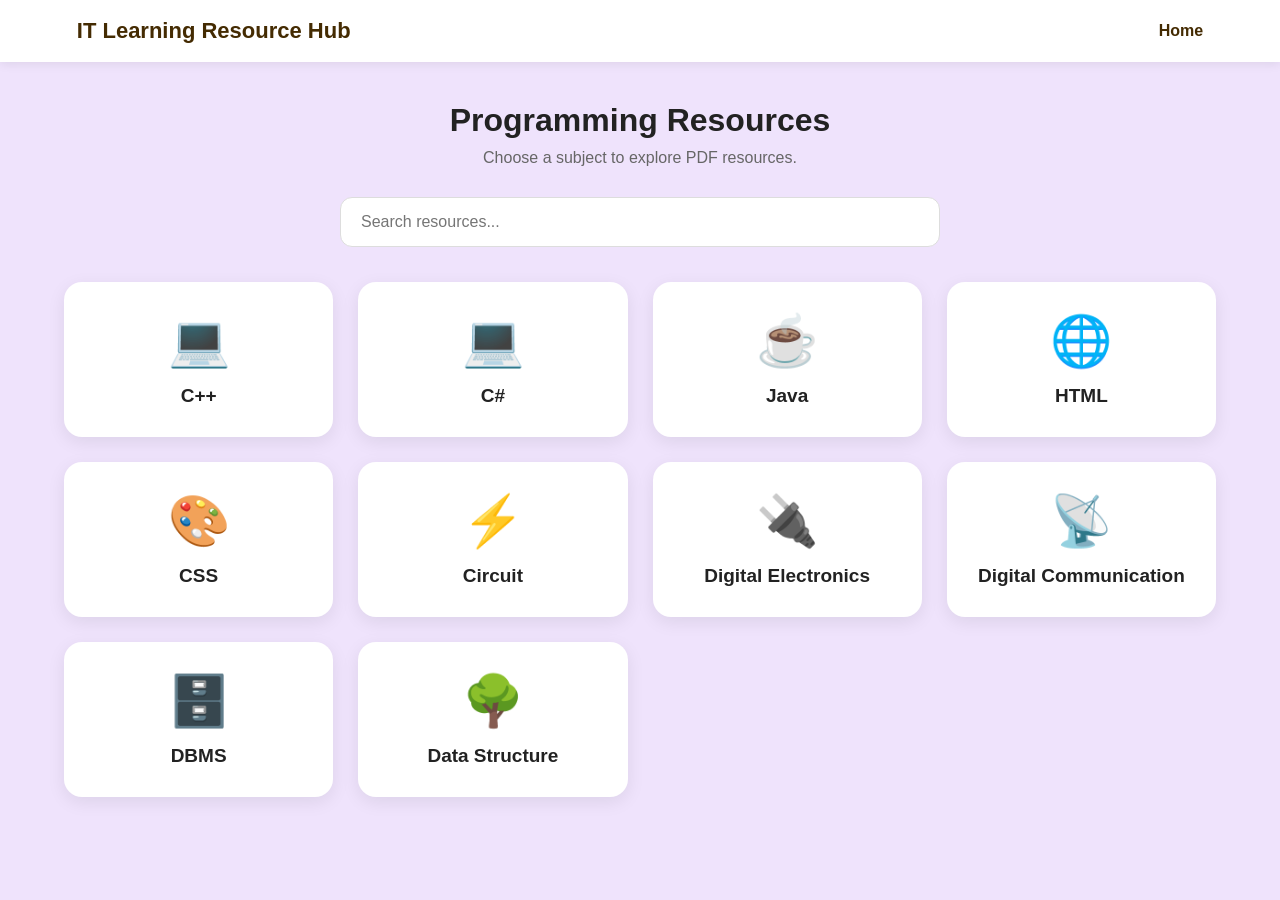
<file: resources.html>
<!DOCTYPE html>
<html lang="en">

<head>
    <meta charset="UTF-8">
    <meta name="viewport" content="width=device-width, initial-scale=1.0">

    <title>Programming Resources</title>

    <style>

        * {
            margin: 0;
            padding: 0;
            box-sizing: border-box;
        }

        body {
            font-family: Arial, sans-serif;
        
    background: #efe3fc;
            color: #222;
        }

        /* ================= HEADER ================= */
    

        header {
            background: white;
            padding: 18px 6%;
            display: flex;
            justify-content: space-between;
            align-items: center;
            box-shadow: 0 2px 10px rgba(0,0,0,0.08);
            position: sticky;
            top: 0;
            z-index: 100;
        }

        .logo {
            font-size: 22px;
            font-weight: bold;
            color: #442b02;
        
        }

        .home-link {
            text-decoration: none;
            color: #442b02;
            font-weight: bold;
        }

        /* ================= MAIN ================= */

        .container {
            width: 90%;
            max-width: 1200px;
            margin: 40px auto;
        }

        .page-title {
            text-align: center;
            margin-bottom: 30px;
        }

        .page-title h1 {
            font-size: 32px;
            margin-bottom: 10px;
        }

        .page-title p {
            color: #666;
        }

        /* ================= SEARCH ================= */

        .search-box {
            width: 100%;
            max-width: 600px;
            margin: 0 auto 35px;
        }

        .search-box input {
            width: 100%;
            padding: 15px 20px;
            border: 1px solid #ddd;
            border-radius: 12px;
            font-size: 16px;
            outline: none;
        }

        .search-box input:focus {
            border-color: #2563eb;
        }

        /* ================= SUBJECT GRID ================= */

        .subject-grid {
            display: grid;
            grid-template-columns: repeat(4, 1fr);
            gap: 25px;
        }

        .subject-card {
            background: white;
            padding: 30px 20px;
            border-radius: 18px;
            text-align: center;
            box-shadow: 0 5px 18px rgba(0,0,0,0.08);
            cursor: pointer;
            transition: 0.3s;
        }

        .subject-card:hover {
            transform: translateY(-6px);
        }

        .subject-icon {
            font-size: 50px;
            margin-bottom: 15px;
        }

        .subject-card h2 {
            font-size: 19px;
        }

        /* ================= SUBJECT PAGE ================= */

        .subject-page {
            display: none;
        }

        .subject-page.active {
            display: block;
        }

        .back-button {
            display: inline-block;
            background: #57357d;
            color: #f6a6e7;
            padding: 12px 20px;
            border-radius: 8px;
            text-decoration: none;
            cursor: pointer;
            margin-bottom: 25px;
        }

        .subject-heading {
            text-align: center;
            margin-bottom: 30px;
        }

        .subject-heading h1 {
            font-size: 30px;
            margin-bottom: 8px;
        }

        .subject-heading p {
            color: #666;
        }

        /* ================= RESOURCE GRID ================= */

        .resource-grid {
            display: grid;
            grid-template-columns: repeat(2, 1fr);
            gap: 25px;
        }

        .resource-card {
            background: white;
            border-radius: 16px;
            padding: 25px;
            text-align: center;
            box-shadow: 0 5px 18px rgba(0,0,0,0.08);
            transition: 0.3s;
        }

        .resource-card:hover {
            transform: translateY(-5px);
        }

        .resource-icon {
            font-size: 70px;
            margin-bottom: 15px;
        }

        .resource-card h3 {
            font-size: 18px;
            margin-bottom: 10px;
        }

        .resource-card p {
            color: #666;
            font-size: 14px;
            margin-bottom: 18px;
        }

        .pdf-link {
            display: inline-block;
            background: #2563eb;
            color: white;
            text-decoration: none;
            padding: 11px 20px;
            border-radius: 8px;
            font-weight: bold;
        }

        .pdf-link:hover {
            background: #1d4ed8;
        }

        /* ================= MOBILE ================= */

        @media (max-width: 900px) {

            .subject-grid {
                grid-template-columns: repeat(2, 1fr);
            }

            .resource-grid {
                grid-template-columns: repeat(2, 1fr);
            }
        }

        @media (max-width: 600px) {

            .container {
                width: 92%;
                margin: 25px auto;
            }

            .subject-grid {
                grid-template-columns: 1fr;
            }

            .resource-grid {
                grid-template-columns: 1fr;
            }

            .page-title h1 {
                font-size: 27px;
            }

            .subject-heading h1 {
                font-size: 26px;
            }
        }

    </style>

</head>


<body>


<!-- =====================================================
     HEADER
===================================================== -->

<header>

    <div class="logo">
        IT Learning Resource Hub
    </div>

    <a href="index.html" class="home-link">
        Home
    </a>

</header>



<!-- =====================================================
     PROGRAMMING RESOURCES HOME
===================================================== -->

<div id="resourcesHome" class="container">

    <div class="page-title">

        <h1>
            Programming Resources
        </h1>

        <p>
            Choose a subject to explore PDF resources.
        </p>

    </div>


    <!-- SEARCH -->

    <div class="search-box">

        <input
            type="text"
            id="resourceSearch"
            placeholder="Search resources..."
            onkeyup="searchResources()"
        >

    </div>


    <!-- SUBJECT CARDS -->

    <div class="subject-grid">


        <div class="subject-card"
             onclick="openSubject('cpp')">

            <div class="subject-icon">💻</div>

            <h2>C++</h2>

        </div>


        <div class="subject-card"
             onclick="openSubject('csharp')">

            <div class="subject-icon">💻</div>

            <h2>C#</h2>

        </div>


        <div class="subject-card"
             onclick="openSubject('java')">

            <div class="subject-icon">☕</div>

            <h2>Java</h2>

        </div>


        <div class="subject-card"
             onclick="openSubject('html')">

            <div class="subject-icon">🌐</div>

            <h2>HTML</h2>

        </div>


        <div class="subject-card"
             onclick="openSubject('css')">

            <div class="subject-icon">🎨</div>

            <h2>CSS</h2>

        </div>


        <div class="subject-card"
             onclick="openSubject('circuit')">

            <div class="subject-icon">⚡</div>

            <h2>Circuit</h2>

        </div>


        <div class="subject-card"
             onclick="openSubject('electronics')">

            <div class="subject-icon">🔌</div>

            <h2>Digital Electronics</h2>

        </div>


        <div class="subject-card"
             onclick="openSubject('communication')">

            <div class="subject-icon">📡</div>

            <h2>Digital Communication</h2>

        </div>


        <div class="subject-card"
             onclick="openSubject('dbms')">

            <div class="subject-icon">🗄️</div>

            <h2>DBMS</h2>

        </div>


        <div class="subject-card"
             onclick="openSubject('datastructure')">

            <div class="subject-icon">🌳</div>

            <h2>Data Structure</h2>

        </div>


    </div>

</div>



<!-- =====================================================
     C++
===================================================== -->

<div id="cpp" class="subject-page container">

    <a class="back-button" onclick="backToSubjects()">
        ← Back
    </a>

    <div class="subject-heading">

        <h1>C++</h1>

        <p>Online PDF resources for C++</p>

    </div>


    <div class="resource-grid">


        <div class="resource-card">

            <div class="resource-icon">📘</div>

            <h3>C++ Programming </h3>

            <p>C++ programming learning material.</p>

            <a href="https://upload.wikimedia.org/wikipedia/commons/4/4b/C++_Programming2008-4-18.pdf"
               target="_blank"
               class="pdf-link">
                Open Resource
            </a>

        </div>


        <div class="resource-card">

            <div class="resource-icon">📕</div>

            <h3>C++  Lecture Notes</h3>

            <p>C++ programming learning material.</p>

            <a href="https://code-basics.com/blog_posts/what-is-c-plus-plus-programming-language"
               target="_blank"
               class="pdf-link">
                Open Resource
            </a>

        </div>


    </div>

</div>



<!-- =====================================================
     C#
===================================================== -->

<div id="csharp" class="subject-page container">

    <a class="back-button" onclick="backToSubjects()">
        ← Back
    </a>

    <div class="subject-heading">

        <h1>C#</h1>

        <p>Online PDF resources for C#</p>

    </div>


    <div class="resource-grid">


        <div class="resource-card">

            <div class="resource-icon">📘</div>

            <h3>C# Programming</h3>

            <p>C# programming learning material.</p>

            <a href="https://upload.wikimedia.org/wikipedia/commons/0/07/C_Programming.pdf"
               target="_blank"
               class="pdf-link">
                Open Resource
            </a>

        </div>


        <div class="resource-card">

            <div class="resource-icon">📕</div>

            <h3>C# Lecture Notes</h3>

            <p>C# programming learning material.</p>

            <a href="https://www.vssut.ac.in/lecture_notes/lecture1424354156.pdf"
               target="_blank"
               class="pdf-link">
                Open Resource
            </a>

        </div>


    </div>

</div>



<!-- =====================================================
     JAVA
===================================================== -->

<div id="java" class="subject-page container">

    <a class="back-button" onclick="backToSubjects()">
        ← Back
    </a>

    <div class="subject-heading">

        <h1>Java</h1>

        <p>Online PDF resources for Java</p>

    </div>


    <div class="resource-grid">


        <div class="resource-card">

            <div class="resource-icon">📘</div>

            <h3> Java Programming</h3>

            <p>Java programming learning material.</p>

            <a href="https://www.cs.cmu.edu/afs/cs.cmu.edu/user/gchen/www/download/java/LearnJava.pdf"
               target="_blank"
               class="pdf-link">
                Open Resource
            </a>

        </div>


        <div class="resource-card">

            <div class="resource-icon">📕</div>

            <h3>Java Programming Lecture Notes</h3>

            <p>Java programming learning material</p>

            <a href="https://www.slideshare.net/slideshow/java-notespdf-259708081/259708081"
               target="_blank"
               class="pdf-link">
                Open Resource
            </a>

        </div>


    </div>

</div>



<!-- =====================================================
     HTML
===================================================== -->

<div id="html" class="subject-page container">

    <a class="back-button" onclick="backToSubjects()">
        ← Back
    </a>

    <div class="subject-heading">

        <h1>HTML</h1>

        <p>Online PDF resources for HTML</p>

    </div>


    <div class="resource-grid">


        <div class="resource-card">

            <div class="resource-icon">📘</div>

            <h3>HTML Programming </h3>

            <p>HTML learning material.</p>

            <a href=" https://share.google/07ruuMTrlwxTxZvGo"
               target="_blank"
               class="pdf-link">
                Open Resource
            </a>

        </div>


        <div class="resource-card">

            <div class="resource-icon">📕</div>

            <h3>HTML Lecture Notes</h3>

            <p>HTML learning material.</p>

            <a href="https://www.freecodecamp.org/news/the-html-handbook/"
               target="_blank"
               class="pdf-link">
                Open Resource
            </a>

        </div>


    </div>

</div>



<!-- =====================================================
     CSS
===================================================== -->

<div id="css" class="subject-page container">

    <a class="back-button" onclick="backToSubjects()">
        ← Back
    </a>

    <div class="subject-heading">

        <h1>CSS</h1>

        <p>Online PDF resources for CSS</p>

    </div>


    <div class="resource-grid">


        <div class="resource-card">

            <div class="resource-icon">📘</div>

            <h3>CSS Programming</h3>

            <p>CSS learning material.</p>

            <a href="https://www.researchgate.net/publication/363908062_CSS_Fundamentals"
               target="_blank"
               class="pdf-link">
                Open Resource
            </a>

        </div>


        <div class="resource-card">

            <div class="resource-icon">📕</div>

            <h3>CSS Lecture Notes</h3>

            <p>CSS learning material.</p>

            <a href="https://www.scribd.com/document/700809813/Complete-CSS-Course-Notes"
               target="_blank"
               class="pdf-link">
                Open Resource
            </a>

        </div>


    </div>

</div>



<!-- =====================================================
     CIRCUIT
===================================================== -->

<div id="circuit" class="subject-page container">

    <a class="back-button" onclick="backToSubjects()">
        ← Back
    </a>

    <div class="subject-heading">

        <h1>Circuit</h1>

        <p>Online PDF resources for Circuit</p>

    </div>


    <div class="resource-grid">


        <div class="resource-card">

            <div class="resource-icon">📘</div>

            <h3>Electrical Circuit</h3>

            <p>Electrical circuit concepts.</p>

            <a href="https://www.ibiblio.org/kuphaldt/electricCircuits/Exper/EXP.pdf"
               target="_blank"
               class="pdf-link">
                Open Resource
            </a>

        </div>


        <div class="resource-card">

            <div class="resource-icon">📕</div>

            <h3>Electrical Circuits Lecture Notes</h3>

            <p>Electrical circuit concepts .</p>

            <a href="https://www.vssut.ac.in/lecture_notes/lecture1427131830.pdf"
               target="_blank"
               class="pdf-link">
                Open Resource
            </a>

        </div>


    </div>

</div>



<!-- =====================================================
     DIGITAL ELECTRONICS
===================================================== -->

<div id="electronics" class="subject-page container">

    <a class="back-button" onclick="backToSubjects()">
        ← Back
    </a>

    <div class="subject-heading">

        <h1>Digital Electronics</h1>

        <p>Online PDF resources for Digital Electronics</p>

    </div>


    <div class="resource-grid">


        <div class="resource-card">

            <div class="resource-icon">📘</div>

            <h3>Digital Electronics</h3>

            <p>Digital Electronics concepts.</p>

            <a href="https://www.shahucollegelatur.org.in/Department/Studymaterial/sci/it/BCA/FY/digielec.pdf"
               target="_blank"
               class="pdf-link">
                Open Resource
            </a>

        </div>


        <div class="resource-card">

            <div class="resource-icon">📕</div>

            <h3>Digital Electronics Lecture Notes</h3>

            <p>Digital Electronics Concepts.</p>

            <a href="https://share.google/LGRt73UXy7W0Dzubj"
               target="_blank"
               class="pdf-link">
                Open Resource
            </a>

        </div>


    </div>

</div>



<!-- =====================================================
     DIGITAL COMMUNICATION
===================================================== -->

<div id="communication" class="subject-page container">

    <a class="back-button" onclick="backToSubjects()">
        ← Back
    </a>

    <div class="subject-heading">

        <h1>Digital Communication</h1>

        <p>Online PDF resources for Digital Communication</p>

    </div>


    <div class="resource-grid">


        <div class="resource-card">

            <div class="resource-icon">📘</div>

            <h3>Digital Communication</h3>

            <p>Digital communication concepts.</p>

            <a href="https://pearson.com/content/dam/one-dot-com/one-dot-com/hei-samples/technology/9780134588568.pdf"
               target="_blank"
               class="pdf-link">
                Open Resource
            </a>

        </div>


        <div class="resource-card">

            <div class="resource-icon">📕</div>

            <h3>Digital Communication Lecture Notes</h3>

            <p>Digital communication concepts.</p>

            <a href="https://share.google/8lJj2iAaf1zZDF6gw"
               target="_blank"
               class="pdf-link">
                Open Resource
            </a>

        </div>


    </div>

</div>



<!-- =====================================================
     DBMS
===================================================== -->

<div id="dbms" class="subject-page container">

    <a class="back-button" onclick="backToSubjects()">
        ← Back
    </a>

    <div class="subject-heading">

        <h1>DBMS</h1>

        <p>Online PDF resources for Database Management Systems</p>

    </div>


    <div class="resource-grid">


        <div class="resource-card">

            <div class="resource-icon">📘</div>

            <h3>Database Management Systems</h3>

            <p>Database management systems concepts.</p>

            <a href="https://share.google/0gVL8LsrjrQaMFyQ8"
               target="_blank"
               class="pdf-link">
                Open Resource
            </a>

        </div>


        <div class="resource-card">

            <div class="resource-icon">📕</div>

            <h3>Database Management Systems Lecture Notes </h3>

            <p>Database management systems concepts.</p>

            <a href="https://www.slideshare.net/slideshow/dbms-notespdf-253794532/253794532"
               target="_blank"
               class="pdf-link">
                Open Resource
            </a>

        </div>


    </div>

</div>



<!-- =====================================================
     DATA STRUCTURE
===================================================== -->

<div id="datastructure" class="subject-page container">

    <a class="back-button" onclick="backToSubjects()">
        ← Back
    </a>

    <div class="subject-heading">

        <h1>Data Structure</h1>

        <p>Online PDF resources for Data Structure</p>

    </div>


    <div class="resource-grid">


        <div class="resource-card">

            <div class="resource-icon">📘</div>

            <h3>Data Structures and Algorithms</h3>

            <p>Data structures and algorithms concepts.</p>

            <a href="https://mta.ca/~rrosebru/oldcourse/263114/Dsa.pdf"
               target="_blank"
               class="pdf-link">
                Open Resource
            </a>

        </div>


        <div class="resource-card">

            <div class="resource-icon">📕</div>

            <h3>Data Structures and Algorithms Lecture Notes</h3>

            <p>Data structures and algorithms concepts. </p>

            <a href="https://share.google/jCx6kKRsGy9FrBywR"
               class="pdf-link">
                Open Resource
            </a>

        </div>


    </div>

</div>



<script>

/* =====================================================
   OPEN SUBJECT
===================================================== */

function openSubject(subject) {

    document.getElementById("resourcesHome").style.display = "none";

    const pages = document.querySelectorAll(".subject-page");

    pages.forEach(function(page) {
        page.classList.remove("active");
    });

    document.getElementById(subject).classList.add("active");

    window.scrollTo(0, 0);
}


/* =====================================================
   BACK TO SUBJECTS
===================================================== */

function backToSubjects() {

    const pages = document.querySelectorAll(".subject-page");

    pages.forEach(function(page) {
        page.classList.remove("active");
    });

    document.getElementById("resourcesHome").style.display = "block";

    document.getElementById("resourceSearch").value = "";

    window.scrollTo(0, 0);
}


/* =====================================================
   SEARCH RESOURCE TITLES
===================================================== */

function searchResources() {

    const search = document
        .getElementById("resourceSearch")
        .value
        .trim()
        .toLowerCase();

    const resourcesHome = document.getElementById("resourcesHome");
    const subjectCards = document.querySelectorAll(".subject-card");
    const subjectPages = document.querySelectorAll(".subject-page");

    // Remove old search results first
    let results = document.getElementById("searchResults");
    if (results) {
        results.remove();
    }

    // Empty search -> show the normal subject list
    if (search === "") {
        resourcesHome.style.display = "block";
        subjectCards.forEach(function(card) {
            card.style.display = "";
        });
        subjectPages.forEach(function(page) {
            page.classList.remove("active");
        });
        return;
    }

    // Hide all subject buttons while searching
    subjectCards.forEach(function(card) {
        card.style.display = "none";
    });

    subjectPages.forEach(function(page) {
        page.classList.remove("active");
    });

    // Create ONE search-results area
    results = document.createElement("div");
    results.id = "searchResults";
    results.className = "resource-grid";
    results.style.marginTop = "20px";
    resourcesHome.appendChild(results);

    let found = 0;

    // Search ONLY the title (<h3>) of every book.
    // The complete phrase typed by the user must appear in the title.
    document.querySelectorAll(".resource-card").forEach(function(card) {

        const titleElement = card.querySelector("h3");
        if (!titleElement) return;

        const title = titleElement.textContent
            .replace(/\s+/g, " ")
            .trim()
            .toLowerCase();

        if (title.includes(search)) {
            const resultCard = card.cloneNode(true);
            resultCard.style.display = "block";
            results.appendChild(resultCard);
            found++;
        }
    });

    // No matching title
    if (found === 0) {
        results.innerHTML = `
            <p style="grid-column: 1 / -1; text-align:center; color:#666; padding:30px;">
                No resource found for "${search}"
            </p>
        `;
    }
}


</script>


</body>
</html>
</file>
<file: style.css>
* {
    box-sizing: border-box;
    margin: 0;
    padding: 0
}

body {
    font-family: Arial, sans-serif;
    color: #000000;
    background: #efe3fc;
    line-height: 1.6
}

a {
    text-decoration: none;
    color: inherit
}

.header {
    height: 76px;
    display: flex;
    align-items: center;
    justify-content: space-between;
    padding: 0 7%;
    border-bottom: 1px solid #c6f0e4;
    background: #efe3fc;
    position: sticky;
    top: 0;
    z-index: 10
}

.logo {
    display: flex;
    align-items: center;
    gap: 10px;
    font-weight: 700;
    line-height: 1.1
}

.logo-mark {
    width: 38px;
    height: 38px;
    border-radius: 9px;
    background: #1269d3;
    color: #fff;
    display: grid;
    place-items: center
}

nav {
    display: flex;
    gap: 25px
}

nav a {
    font-size: 14px;
    color: #000000;
    padding: 28px 0
}

nav a:hover,
nav a.active {
    color: #1269d3;
    border-bottom: 2px solid #1269d3
}

.hamburger {
    display: none;
    border: 0;
    background: none;
    font-size: 24px
}

.hero {
    background: #442b02;
    color: #f6a6e7;
    padding:50px 5%;
    display: grid;
    grid-template-columns: 1.05fr .95fr;
    gap: 45px;
    align-items: center
}
.side-video {
    width: 800px;
    height: 350px;
    object-fit: cover;
    border-radius: 15px;
}

.eyebrow {
    font-size: 12px;
    font-weight: 700;
    letter-spacing: 1.5px;
    color: #000000;
    margin-bottom: 8px
}

.light {
    color: #a5dbf6
}

.hero h1 {
    font-size: 48px;
    line-height: 1.12;
    margin: 10px 0 18px
}

.hero p {
    color: #a5dbf6;
    max-width: 650px
}

.hero img {
    width: 100%;
    border-radius: 22px
}

.btn {
    display: inline-block;
    margin-top: 22px;
    padding: 12px 20px;
    border-radius: 7px;
    background: #57357d;
    color: #f6a6e7;
    font-weight: 700;
    border: 0;
    cursor: pointer
}



.section {
    padding: 60px 7%
}

.section h2 {
    font-size: 30px;
    margin-bottom: 10px
}

.muted {
    color: #000000
}

.grid {
    display: grid;
    grid-template-columns: repeat(3, 1fr);
    gap: 20px;
    margin-top: 28px
}

.card {
    border: 1px solid #dce7ef;
    border-radius: 13px;
    padding: 20px;
    background: #fff;
    box-shadow: 0 5px 20px #0b43c510;
    transition: .2s
}

.card:hover {
    transform: translateY(-4px);
    box-shadow: 0 10px 25px #1cbc2c20
}

.card img {
    width: 100%;
    height: 150px;
    object-fit: cover;
    border-radius: 10px;
    margin-bottom: 15px
}

.card h3 {
    margin-bottom: 5px
}

.card p {
    font-size: 14px;
    color: #608a70
}



footer {
    background: #442b02;
    color: #fff;
    padding: 45px 7%;
    display: grid;
    grid-template-columns: 2fr 1.3fr 0.5fr;
    gap: 30px
}

footer h4 {
    margin-bottom: 12px
}

footer a,
footer p {
    display: block;
    color: #c9dced;
    font-size: 13px;
    margin: 6px 0
}

.copyright {
    grid-column: 1/-1;
    border-top: 1px solid #ffffff25;
    padding-top: 20px;
    color: #a9c0d5;
    font-size: 12px
}

    /* Mobile Responsive Design */
@media (max-width: 768px) {

    .grid {
        grid-template-columns: 1fr;
        gap: 20px;
        padding: 15px;
    }

    .card {
        width: 100%;
        box-sizing: border-box;
    }

    .card img {
        width: 100%;
        height: 180px;
        object-fit: cover;
        display: block;
    }

    .hero {
        display: flex;
        flex-direction: column;
        height: auto;
    }

    .hero img {
        width: 100%;
        height: auto;
    }

    .hero-content {
        width: 100%;
        box-sizing: border-box;
    }

    
}/* Mobile Menu */
/* Mobile Menu */
@media (max-width: 768px) {

    .header {
        padding: 0 5%;
    }

    .hamburger {
        display: block !important;
        font-size: 28px;
        cursor: pointer;
        z-index: 9999;
    }

    #nav {
        display: none !important;
        position: absolute;
        top: 76px;
        right: 5%;
        width: 230px;
        padding: 10px 0;
        background: #efe3fc;
        flex-direction: column;
        gap: 0;
        z-index: 9998;
    }

    #nav.open {
        display: flex !important;
    }

    #nav a {
        display: block;
        width: 100%;
        padding: 12px 18px;
        border: none !important;
    }
}
</file>
